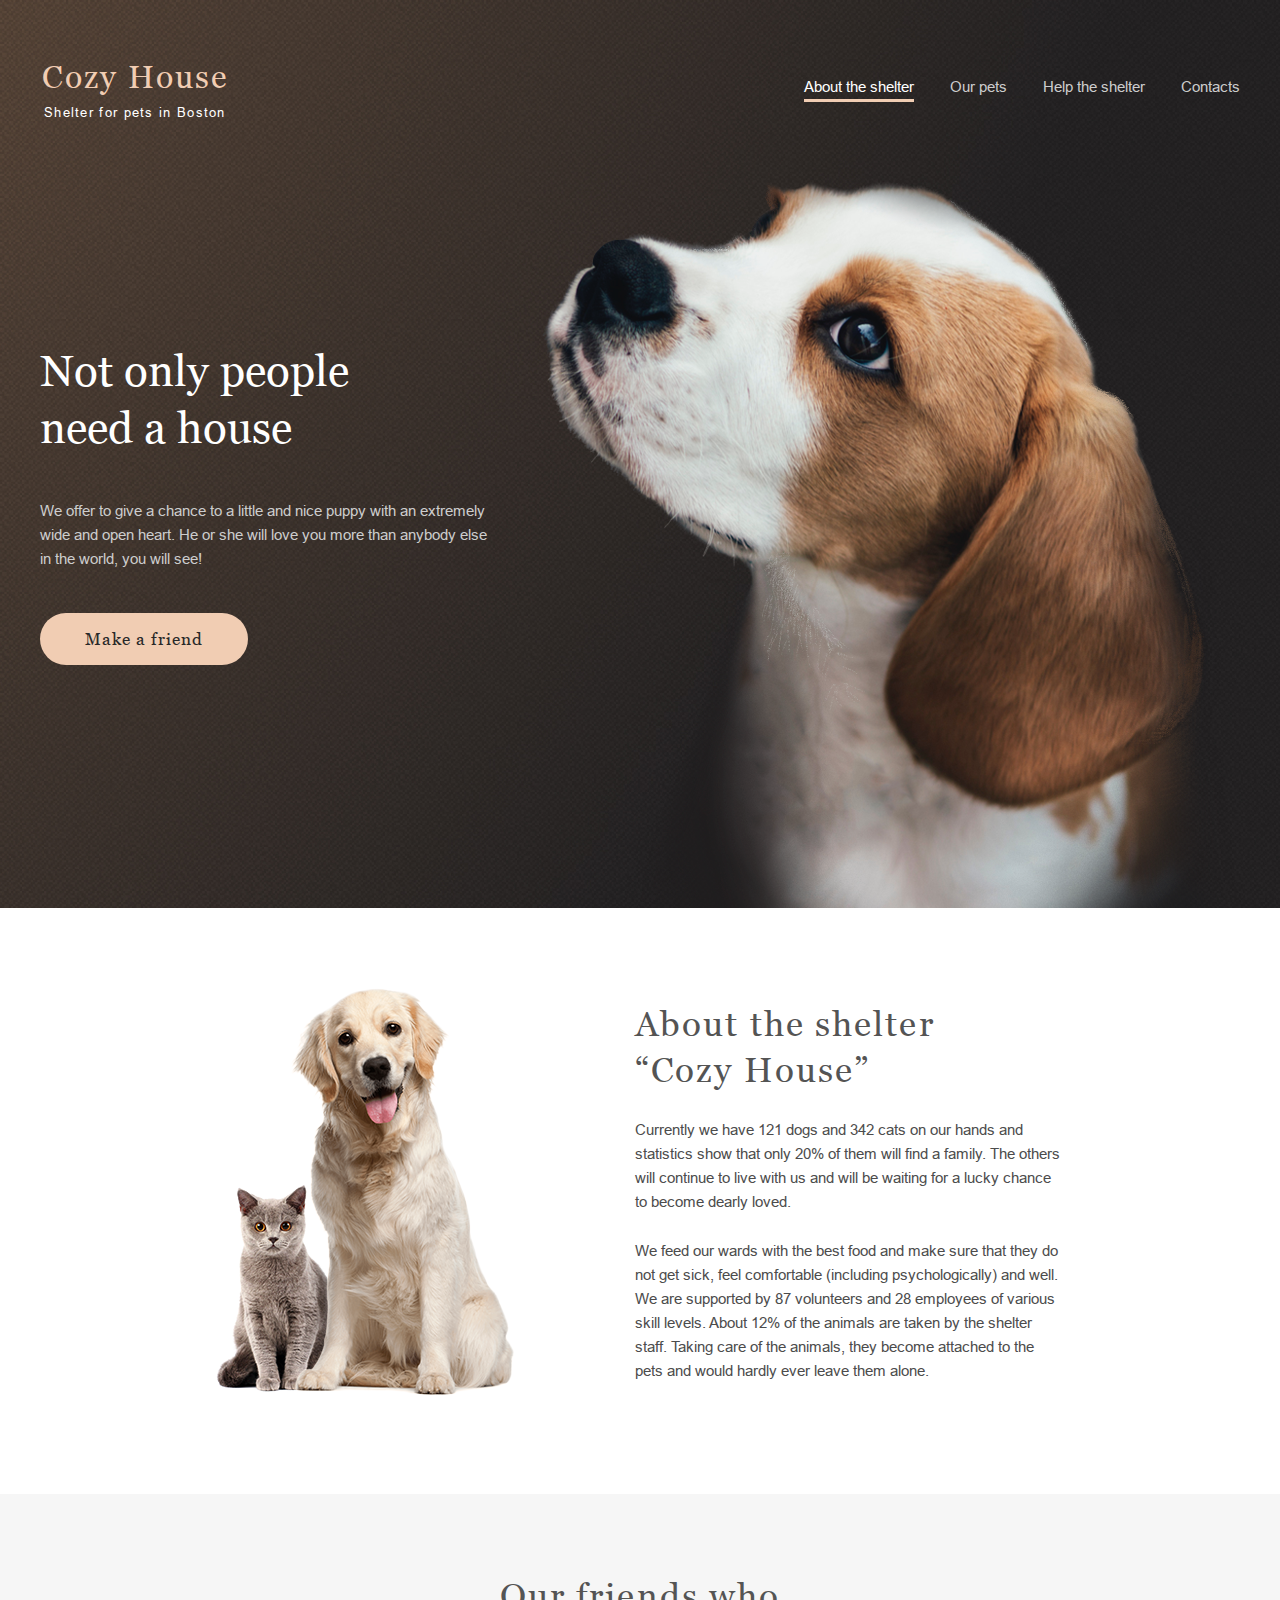
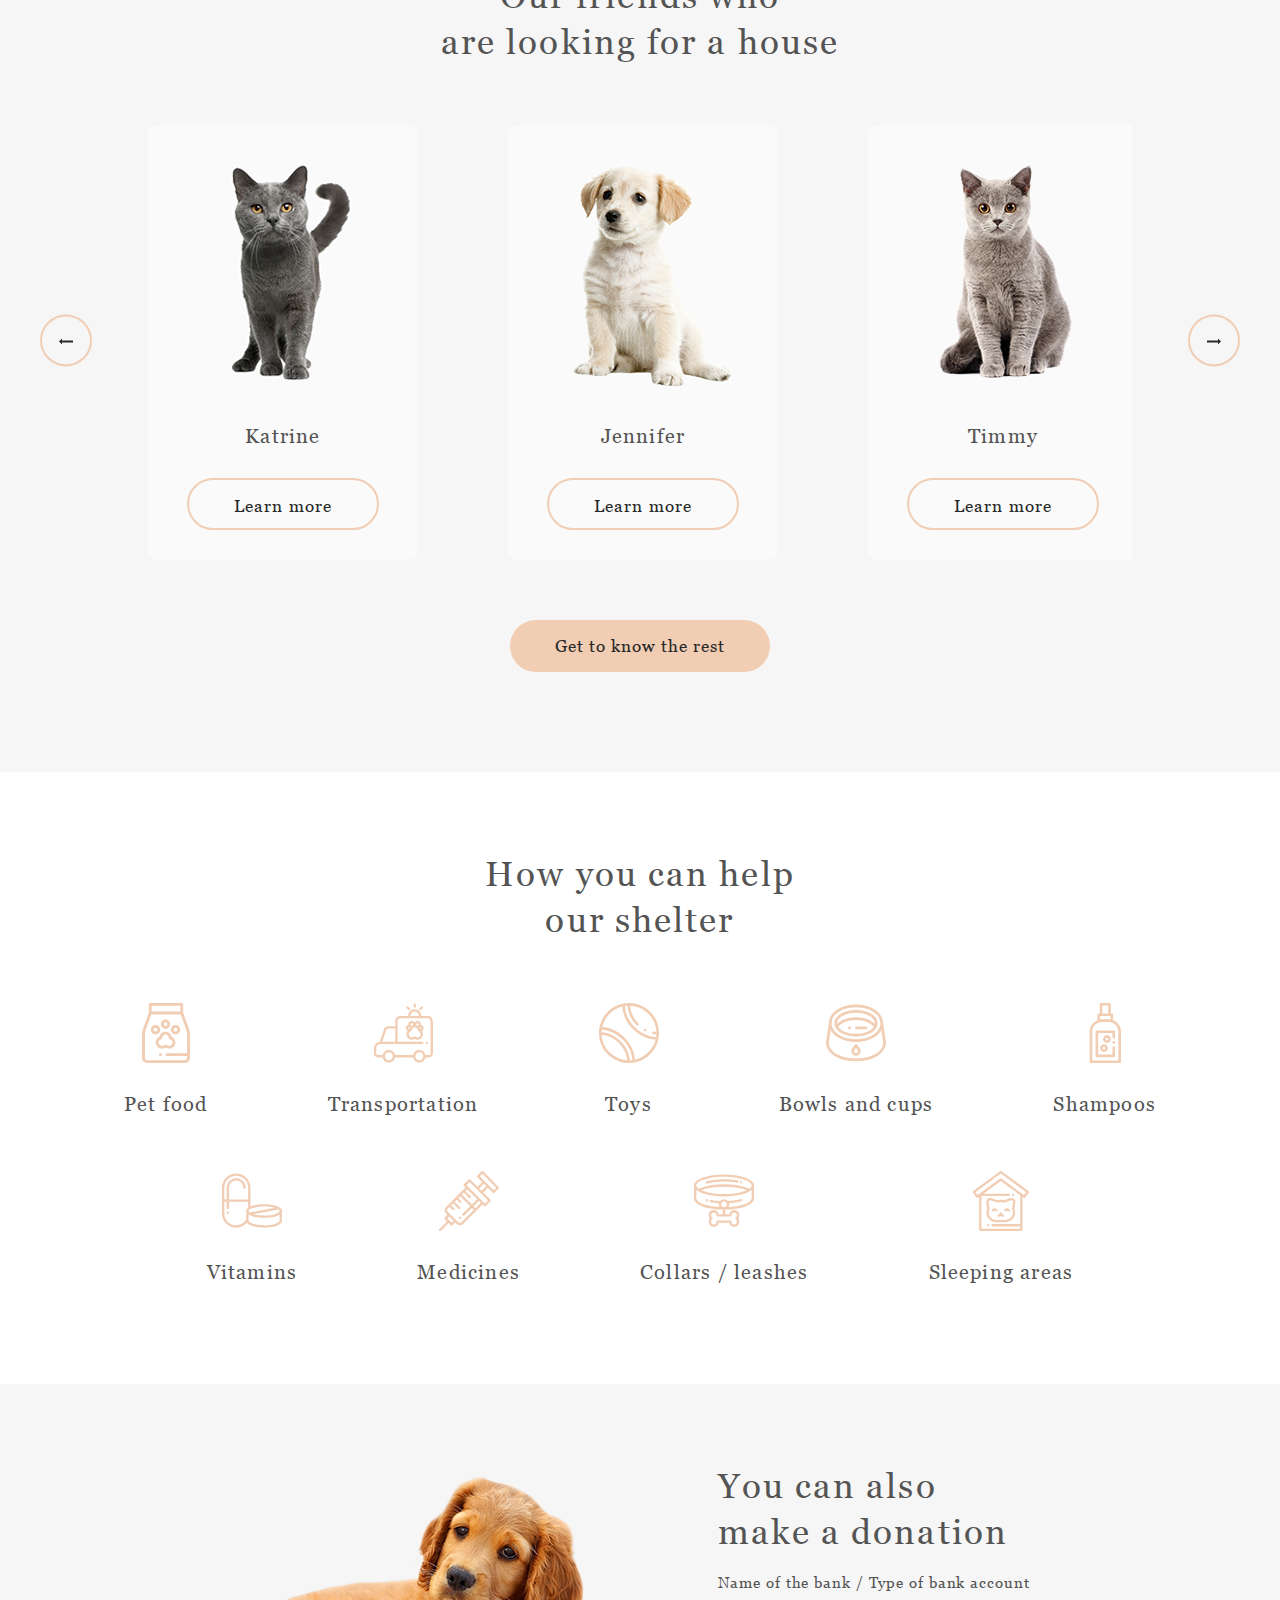
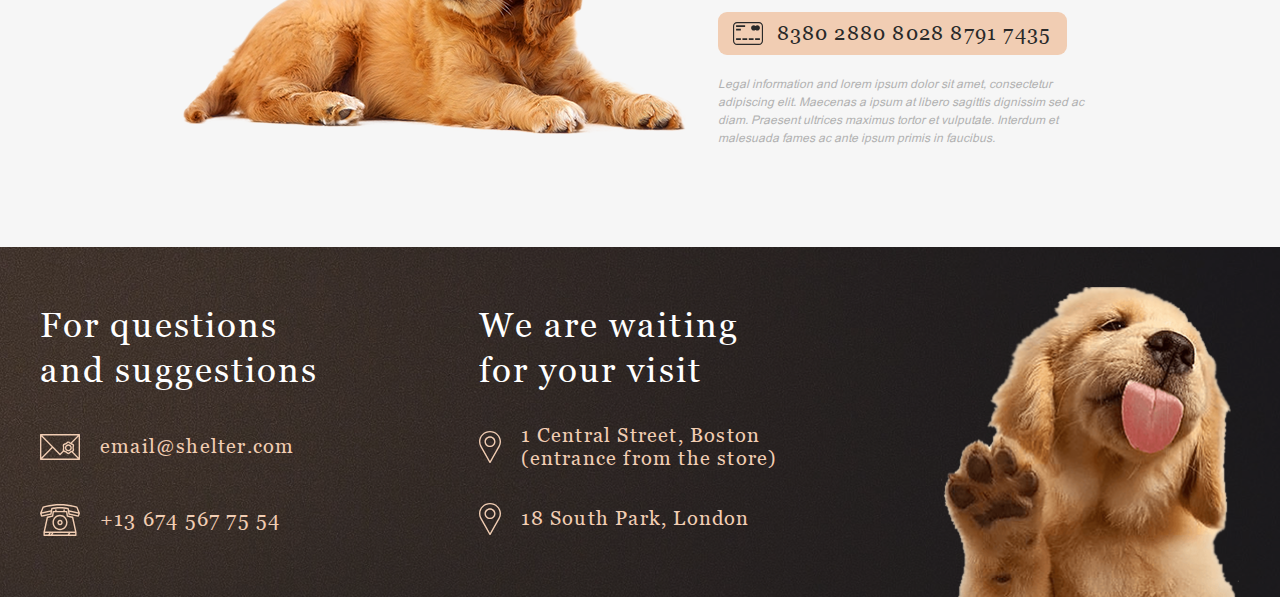
<file: shelter/pages/main/index.html>
<!DOCTYPE html>
<html lang="en">
  <head>
    <meta charset="UTF-8" />
    <meta http-equiv="X-UA-Compatible" content="IE=edge" />
    <meta name="viewport" content="width=device-width, initial-scale=1.0" />
    <title>Shelter</title>
    <link rel="stylesheet" href="style.css" />
  </head>
  <body>
    <div class="mask__layout"></div>
    <header class="header">
      <div class="container header__container">
        <div class="content header__content">
          <div class="logo">
            <a href="#!" class="link logo-link">
              <h1 class="title logo__title">cozy house</h1>
              <p class="logo__subtitle">Shelter for pets in Boston</p>
            </a>
          </div>
          <nav class="header__nav">
            <ul class="nav__list">
              <li class="nav__item">
                <a href="#!" class="link nav-link active">About the shelter</a>
              </li>
              <li class="nav__item">
                <a href="../pets/index.html" class="link nav-link">Our pets</a>
              </li>
              <li class="nav__item">
                <a href="#help" class="link nav-link">Help the shelter</a>
              </li>
              <li class="nav__item">
                <a href="#contacts" class="link nav-link">Contacts</a>
              </li>
            </ul>
          </nav>

          <nav class="header__nav-mobile nav-mobile">
            <div class="logo-alternative">
              <a href="#!" class="link logo-link">
                <h1 class="title logo__title-alternative">cozy house</h1>
                <p class="logo__subtitle">Shelter for pets in Boston</p>
              </a>
            </div>
            <ul class="nav__list-mobile">
              <li class="nav__item-mobile">
                <a href="#!" class="link nav-link-mobile active"
                  >About the shelter</a
                >
              </li>
              <li class="nav__item-mobile">
                <a href="../pets/index.html" class="link nav-link-mobile"
                  >Our pets</a
                >
              </li>
              <li class="nav__item-mobile">
                <a href="../main/index.html#help" class="link nav-link-mobile"
                  >Help the shelter</a
                >
              </li>
              <li class="nav__item-mobile">
                <a href="#contacts" class="link nav-link-mobile">Contacts</a>
              </li>
            </ul>
          </nav>

          <div class="nav__icon">
            <span></span>
          </div>
                  </div>
      </div>
    </header>
    <main class="main">
      <div class="container main__container">
        <section class="start">
          <div class="container start__container">
            <div class="content start__content">
              <div class="start__info">
                <h2 class="start__title">Not only people need a house</h2>
                <p class="start__description">
                  We offer to give a chance to a little and nice puppy with an
                  extremely wide and open heart. He or she will love you more
                  than anybody else in the world, you will see!
                </p>
                <a href="#friends" class="anchor start__btn">Make a friend</a>
              </div>
              <div class="start__image">
                <img
                  src="../../assets/images/start-screen-puppy.png"
                  alt="puppy"
                  class="start__img"
                />
              </div>
            </div>
          </div>
        </section>
        <section class="about">
          <div class="container about__container">
            <div class="content about__content">
              <div class="about__image">
                <img
                  src="../../assets/images/about-pets.png"
                  alt="shelter-pets"
                  class="about__image-picture"
                />
              </div>
              <div class="about__info">
                <h3 class="title about__title">
                  About the shelter <br />“Cozy House”
                </h3>
                <p class="about__text">
                  Currently we have 121 dogs and 342 cats on our hands and
                  statistics show that only 20% of them will find a family. The
                  others will continue to live with us and will be waiting for a
                  lucky chance to become dearly loved.
                </p>
                <p class="about__text">
                  We feed our wards with the best food and make sure that they
                  do not get sick, feel comfortable (including psychologically)
                  and well. We are supported by 87 volunteers and 28 employees
                  of various skill levels. About 12% of the animals are taken by
                  the shelter staff. Taking care of the animals, they become
                  attached to the pets and would hardly ever leave them alone.
                </p>
              </div>
            </div>
          </div>
        </section>
        <section class="our-pets" id="friends">
          <div class="container pets__container">
            <div class="content our-pets__content">
              <div class="pets__inner-wrapper">
                <h3 class="title pets__title">
                  Our friends who<br />
                  are looking for a house
                </h3>
                <div class="slider__container">
                  <div class="pets__slider-wrapper">
                </div>
                <div class="slider-btns__wrapper">
                  <button class="button pets-back">
                    <img
                      src="../../assets/images/svg/back.svg"
                      alt="slide-back"
                    />
                  </button>
                  <button class="button pets-forward">
                    <img
                      src="../../assets/images/svg/forward.svg"
                      alt="slide-forward"
                    />
                  </button>
                </div>
                <a href="../pets/index.html" class="anchor pets__btn"
                  >Get to know the rest</a
                >
              </div>
            </div>
          </div>
          </div>
        </section>
        <section class="help" id="help">
          <div class="container help__container">
            <div class="content heplp__content">
              <h3 class="title help__title">How you can help our shelter</h3>
              <ul class="help__list">
                <li class="help__item">
                  <h4 class="help-item__title">Pet food</h4>
                </li>
                <li class="help__item">
                  <h4 class="help-item__title">Transportation</h4>
                </li>
                <li class="help__item">
                  <h4 class="help-item__title">Toys</h4>
                </li>
                <li class="help__item">
                  <h4 class="help-item__title">Bowls and cups</h4>
                </li>
                <li class="help__item">
                  <h4 class="help-item__title">Shampoos</h4>
                </li>
                <li class="help__item">
                  <h4 class="help-item__title">Vitamins</h4>
                </li>
                <li class="help__item">
                  <h4 class="help-item__title">Medicines</h4>
                </li>
                <li class="help__item">
                  <h4 class="help-item__title">Collars / leashes</h4>
                </li>
                <li class="help__item">
                  <h4 class="help-item__title">Sleeping areas</h4>
                </li>
              </ul>
            </div>
          </div>
        </section>
        <section class="donation">
          <div class="container donation__container">
            <div class="content donation__content">
              <div class="donation__image">
                <img
                  src="../../assets/images/donation-dog.png"
                  alt="donation-dog"
                  class="donation-img"
                />
              </div>
              <div class="donation__info">
                <h3 class="title donation__title">
                  You can also <br />make a donation
                </h3>
                <p class="donation__subtitle">
                  Name of the bank / Type of bank account
                </p>
                <a href="#!" class="anchor donation__btn">
                  <img
                    src="../../assets/images/svg/credit-card.svg"
                    alt="credit-card"
                    class="donation__card-img"
                  />
                  <span class="donation__card-number"
                    >8380 2880 8028 8791 7435</span
                  >
                </a>
                <p class="donation__legal">
                  Legal information and lorem ipsum dolor sit amet, consectetur
                  adipiscing elit. Maecenas a ipsum at libero sagittis dignissim
                  sed ac diam. Praesent ultrices maximus tortor et vulputate.
                  Interdum et malesuada fames ac ante ipsum primis in faucibus.
                </p>
              </div>
            </div>
          </div>
        </section>
      </div>
    </main>
    <footer class="footer" id="contacts">
      <div class="container footer-container">
        <div class="content footer__content">
          <div class="footer__contacts">
            <h3 class="title footer-title contacts">
              For questions and suggestions
            </h3>
            <div class="contacts__content email">
              <a href="mailto:email@shelter.com" class="link contacts-link">
                <img
                  src="../../assets/images/svg/mail.svg"
                  alt="mail"
                  class="content-img"
                />
                email@shelter.com</a
              >
            </div>
            <div class="contacts__content phone">
              <a href="tel:+136745677554" class="link contacts-link">
                <img
                  src="../../assets/images/svg/phone.svg"
                  alt="phone"
                  class="content-img"
                />
                +13 674 567 75 54</a
              >
            </div>
          </div>
          <div class="footer__locations">
            <h3 class="title footer-title locations">
              We are waiting for your visit
            </h3>
            <div class="locations__content boston">
              <a
                href="https://goo.gl/maps/EdS59AhAaxk9upuW6"
                class="link contacts-link"
                target="blank"
              >
                <img
                  src="../../assets/images/svg/pin.svg"
                  alt="location"
                  class="content-img"
                />
                1 Central Street, Boston (entrance from the store)</a
              >
            </div>

            <div class="locations__content london">
              <a
                href="https://goo.gl/maps/uY2ZagiaEDcVCbBs7"
                class="link contacts-link"
                target="blank"
              >
                <img
                  src="../../assets/images/svg/pin.svg"
                  alt="location"
                  class="content-img"
                />
                18 South Park, London</a
              >
            </div>
          </div>

          <img
            src="../../assets/images/footer-puppy.png"
            alt="puppy"
            class="footer-img"
          />
        </div>
      </div>
    </footer>

    <script type="module" src="../main/script.js"></script>
  </body>
</html>
</file>
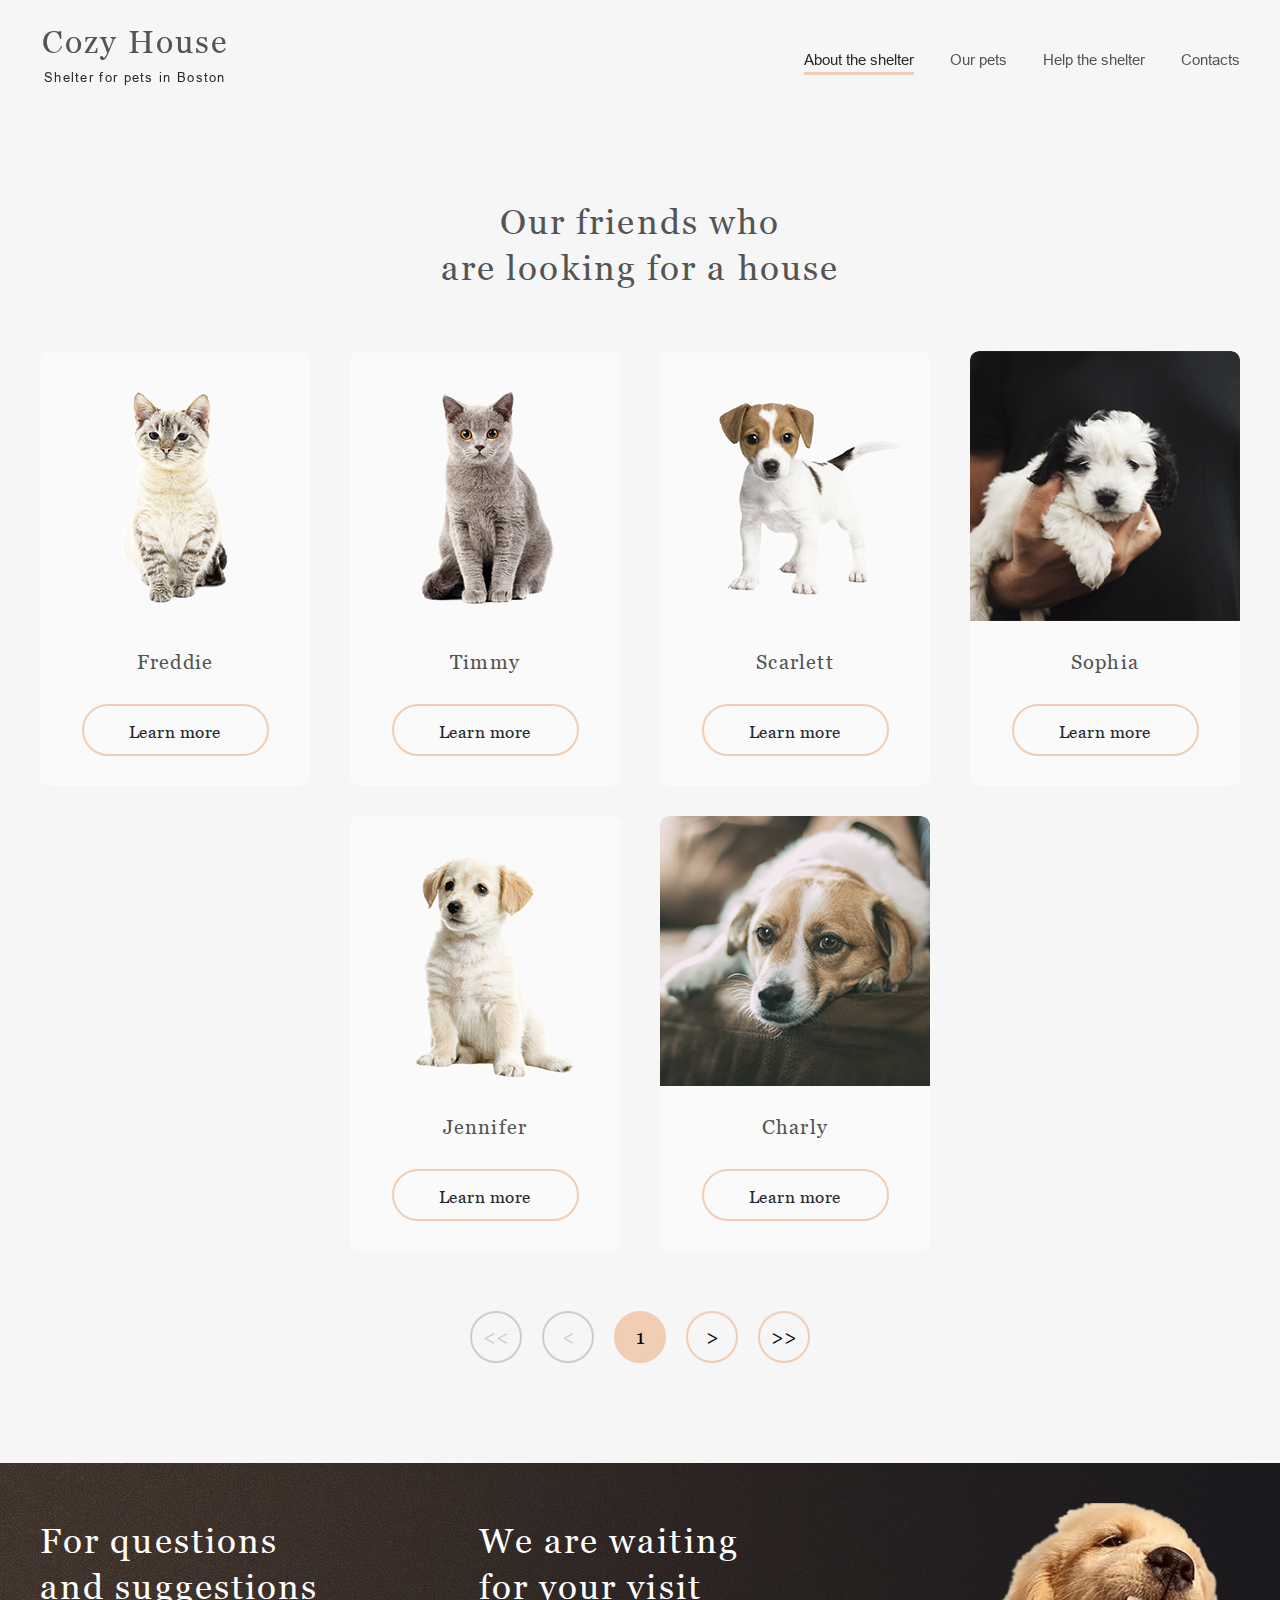
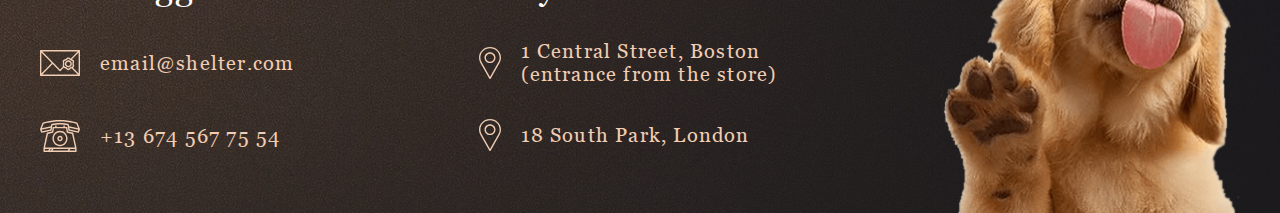
<file: shelter/pages/pets/index.html>
<!DOCTYPE html>
<html lang="en">
  <head>
    <meta charset="UTF-8" />
    <meta http-equiv="X-UA-Compatible" content="IE=edge" />
    <meta name="viewport" content="width=device-width, initial-scale=1.0" />
    <title>Shelter</title>
    <link rel="stylesheet" href="style.css" />
  </head>
  <body>
    <div class="mask__layout"></div>
    <div class="wrapper">
      <header class="header">
        <div class="container header__container">
          <div class="content header__content">
            <div class="logo">
              <a href="../main/index.html" class="link logo-link">
                <h1 class="title logo__title">cozy house</h1>
                <p class="logo__subtitle">Shelter for pets in Boston</p>
              </a>
            </div>
            <nav class="header__nav">
              <ul class="nav__list">
                <li class="nav__item">
                  <a href="#" class="link nav-link active">About the shelter</a>
                </li>
                <li class="nav__item">
                  <a href="../pets/index.html" class="link nav-link"
                    >Our pets</a
                  >
                </li>
                <li class="nav__item">
                  <a href="#help" class="link nav-link">Help the shelter</a>
                </li>
                <li class="nav__item">
                  <a href="#contacts" class="link nav-link">Contacts</a>
                </li>
              </ul>
            </nav>

            <nav class="header__nav-mobile nav-mobile">
              <div class="logo-alternative">
                <a href="#!" class="link logo-link">
                  <h1 class="title logo__title-alternative">cozy house</h1>
                  <p class="logo__subtitle">Shelter for pets in Boston</p>
                </a>
              </div>
              <ul class="nav__list-mobile">
                <li class="nav__item-mobile">
                  <a href="../main/index.html" class="link nav-link-mobile"
                    >About the shelter</a
                  >
                </li>
                <li class="nav__item-mobile">
                  <a href="#" class="link nav-link-mobile active">Our pets</a>
                </li>
                <li class="nav__item-mobile">
                  <a href="../main/index.html#help" class="link nav-link-mobile"
                    >Help the shelter</a
                  >
                </li>
                <li class="nav__item-mobile">
                  <a href="#contacts" class="link nav-link-mobile">Contacts</a>
                </li>
              </ul>
            </nav>

            <div class="nav__icon">
              <span></span>
            </div>
          </div>
        </div>
      </header>
      <main class="main">
        <div class="container main__container">
          <section class="our-friends">
            <div class="container friends__container">
              <div class="content friends__content">
                <h3 class="title friends__title">
                  Our friends who<br />
                  are looking for a house
                </h3>
                <div class="friends-cards__wrapper">
                  <!-- <div class="friends-card">
                    <div class="card__img-wrapper">
                      <img
                        src="../../assets/images/pets-katrine.jpg"
                        alt="Katrine"
                        class="pets__img"
                      />
                    </div>
                    <h4 class="card__name">Katrine</h4>
                    <a href="" class="anchor card__btn">Learn more</a>
                  </div>
                  <div class="friends-card">
                    <div class="card__img-wrapper">
                      <img
                        src="../../assets/images/pets-jennifer.jpg"
                        alt="Jennifer"
                        class="pets__img"
                      />
                    </div>
                    <h4 class="card__name">Jennifer</h4>
                    <a href="" class="anchor card__btn">Learn more</a>
                  </div>
                  <div class="friends-card">
                    <div class="card__img-wrapper">
                      <img
                        src="../../assets/images/pets-woody.jpg"
                        alt="Woody"
                        class="pets__img"
                      />
                    </div>
                    <h4 class="card__name">Woody</h4>
                    <a href="" class="anchor card__btn">Learn more</a>
                  </div>
                  <div class="friends-card">
                    <div class="card__img-wrapper">
                      <img
                        src="../../assets/images/pets-sophia.jpg"
                        alt="Sophia"
                        class="pets__img"
                      />
                    </div>
                    <h4 class="card__name">Sophia</h4>
                    <a href="" class="anchor card__btn">Learn more</a>
                  </div>
                  <div class="friends-card">
                    <div class="card__img-wrapper">
                      <img
                        src="../../assets/images/pets-timmy.jpg"
                        alt="Timmy"
                        class="pets__img"
                      />
                    </div>
                    <h4 class="card__name">Timmy</h4>
                    <a href="" class="anchor card__btn">Learn more</a>
                  </div>
                  <div class="friends-card">
                    <div class="card__img-wrapper">
                      <img
                        src="../../assets/images/pets-charly.jpg"
                        alt="Charly"
                        class="pets__img"
                      />
                    </div>
                    <h4 class="card__name">Charly</h4>
                    <a href="" class="anchor card__btn">Learn more</a>
                  </div>
                  <div class="friends-card">
                    <div class="card__img-wrapper">
                      <img
                        src="../../assets/images/pets-scarlet.jpg"
                        alt="Scarlett"
                        class="pets__img"
                      />
                    </div>
                    <h4 class="card__name">Scarlett</h4>
                    <a href="" class="anchor card__btn">Learn more</a>
                  </div>
                  <div class="friends-card">
                    <div class="card__img-wrapper">
                      <img
                        src="../../assets/images/pets-freddie.jpg"
                        alt="Freddie"
                        class="pets__img"
                      />
                    </div>
                    <h4 class="card__name">Freddie</h4>
                    <a href="" class="anchor card__btn">Learn more</a>
                  </div> -->
                </div>
                <div class="friends__navigation">
                  <button
                    class="button pagination__btn double-back__btn inactive"
                  > &lt;&lt;  </button>
                  <button
                    class="button pagination__btn back__btn inactive"
                  > &lt; </button>
                  <button class="button pagination__btn current__btn">1</button>
                  <button class="button pagination__btn forward__btn"> &gt; </button>
                  <button
                    class="button pagination__btn double-forward__btn"
                  > &gt;&gt; </button>
                </div>
              </div>
            </div>
          </section>
        </div>
      </main>
      <footer class="footer" id="contacts">
        <div class="container footer-container">
          <div class="content footer__content">
            <div class="footer__contacts">
              <h3 class="title footer-title contacts">
                For questions and suggestions
              </h3>
              <div class="contacts__content email">
                <a href="mailto:email@shelter.com" class="link contacts-link">
                  <img
                    src="../../assets/images/svg/mail.svg"
                    alt="mail"
                    class="content-img"
                  />
                  email@shelter.com</a
                >
              </div>
              <div class="contacts__content phone">
                <a href="tel:+136745677554" class="link contacts-link">
                  <img
                    src="../../assets/images/svg/phone.svg"
                    alt="phone"
                    class="content-img"
                  />
                  +13 674 567 75 54</a
                >
              </div>
            </div>
            <div class="footer__locations">
              <h3 class="title footer-title locations">
                We are waiting for your visit
              </h3>
              <div class="locations__content boston">
                <a
                  href="https://goo.gl/maps/EdS59AhAaxk9upuW6"
                  class="link contacts-link"
                  target="blank"
                >
                  <img
                    src="../../assets/images/svg/pin.svg"
                    alt="location"
                    class="content-img"
                  />
                  1 Central Street, Boston (entrance from the store)</a
                >
              </div>

              <div class="locations__content london">
                <a
                  href="https://goo.gl/maps/uY2ZagiaEDcVCbBs7"
                  class="link contacts-link"
                  target="blank"
                >
                  <img
                    src="../../assets/images/svg/pin.svg"
                    alt="location"
                    class="content-img"
                  />
                  18 South Park, London</a
                >
              </div>
            </div>

            <img
              src="../../assets/images/footer-puppy.png"
              alt="puppy"
              class="footer-img"
            />
          </div>
        </div>
      </footer>
    </div>

    <script type="module" src="../pets/script.js"></script>
  </body>
</html>
</file>
<file: shelter/pages/main/style.css>
/*Fonts*/
@font-face {
  font-family: 'Georgia';
  src: url('../../assets/fonts/Georgia.ttf');
}
@font-face {
  font-family: 'Arial';
  src: url('../../assets/fonts/ArialMT.ttf');
}

/*Variables*/
:root {
  --color-primary: #f1cdb3;
  --color-primary-light: #fddcc4;
  --text-grey: #cdcdcd;
  --text-dark: #292929;
  --text-medium-dark: #545454;
  --bg-color: #f6f6f6;
}

/*Common styles*/
* {
  list-style: none;
  margin: 0;
  padding: 0;
  box-sizing: border-box;
}
html {
  scroll-behavior: smooth;
}
body {
  min-height: 100vh;
  margin: 0;
  padding: 0;
  font-family: 'Georgia', serif;
  font-size: 15px;
}
body.locked {
  overflow: hidden;
}

.container {
  max-width: 1280px;
  margin: 0 auto;
  padding: 0;
  color: var(--text-medium-dark);
}
.content {
  margin: 0 auto;
  padding: 0 40px;
  display: flex;
}
.link {
  text-decoration: none;
  color: var(--text-grey);
  transition: linear 0.3s;
  cursor: pointer;
  transition: 0.3s ease;
}

.anchor {
  display: inline-block;
  justify-content: center;
  align-items: center;
  height: 52px;
  font-family: 'Georgia', serif;
  font-weight: normal;
  font-size: 17px;
  line-height: 22.1px;
  color: var(--text-dark);
  text-decoration: none;
  border-radius: 100px;
  padding: 15px 45px;
  cursor: pointer;
  transition: 0.3s ease;
}
.title {
  font-family: 'Georgia', serif;
  font-weight: normal;
  font-size: 35px;
  line-height: 45.5px;
  color: var(--text-medium-dark);
  margin: 0 auto;
  max-width: 400px;
  text-align: center;
  letter-spacing: 0.06em;
}

@media (max-width: 1279px) {
  .content {
    padding: 0 30px;
  }
}
@media (max-width: 767px) {
  .content {
    padding: 0 10px;
  }
  .title {
    font-size: 25px;
    line-height: 130%;
  }
}
/*Header style*/
.header {
  background: url('../../assets/images/start-screen-gradient-background.jpg');
  background-size: cover;
  background-repeat: no-repeat;
  background-position: center 0;
  height: 120px;
}
.header__container {
  height: 120px;
}

.header__content {
  display: flex;
  flex-direction: row;
  justify-content: space-between;
  align-items: center;
  padding-top: 60px;
}
.logo__title {
  font-family: 'Georgia', serif;
  font-style: normal;
  font-weight: 400;
  font-size: 32px;
  line-height: 110%;
  color: var(--color-primary);
  text-transform: capitalize;
}
.logo__subtitle {
  font-family: 'Arial', sans-serif;
  font-size: 13px;
  font-weight: 400;
  color: #ffffff;
  line-height: 15px;
  padding: 10px 4px;
  letter-spacing: 0.1em;
}
.header__nav {
  margin-bottom: 16px;
}
.nav__list {
  display: flex;
  justify-content: flex-end;
  gap: 36px;
}
.nav__item {
  font-family: 'Arial', sans-serif;
  font-size: 15px;
  font-weight: normal;
  line-height: 24px;
  color: var(--text-medium-dark);
}
.nav-link.active {
  border-bottom: 3px solid var(--color-primary);
  color: #ffffff;
  padding-bottom: 4px;
}
.nav-link:hover {
  color: var(--text-dark);
}
.nav__icon {
  display: none;
}
.nav-mobile {
  display: none;
}
.mask__layout {
  position: fixed;
  top: 0;
  left: 0;
  background-color: #292929;
  opacity: 0;
  z-index: 2;
  visibility: hidden;
  z-index: 2;
  width: 100vw;
  height: 100vh;
  background-color: rgba(41, 41, 41, 0.6);
}
.mask__layout.active {
  opacity: 0.6;
  visibility: visible;
}
@media (max-width: 1279px) {
  .header {
    background: url('../../assets/images/start-screen-gradient-background-768.jpg');
    background-repeat: no-repeat;
    background-size: cover;
    height: 90px;
  }
  .header__content {
    padding-top: 30px;
  }
}
@media (max-width: 767px) {
  .header {
    background: url('../../assets/images/start-screen-gradient-background-320.jpg');
    background-repeat: no-repeat;
    background-size: cover;
    height: 90px;
  }
  .header__nav {
    display: none;
  }
  .nav__icon {
    display: block;
    position: relative;
    width: 30px;
    height: 22px;
    cursor: pointer;
    margin-right: 43px;
    z-index: 4;
    transition: 0.3s ease;
    margin-bottom: 10px;
  }
  .nav__icon.active {
    transform: rotate(90deg);
  }
  .nav__icon span,
  .nav__icon::before,
  .nav__icon::after {
    position: absolute;
    left: 0;
    height: 2px;
    width: 100%;
    background-color: var(--color-primary);
  }
  .nav__icon::before,
  .nav__icon::after {
    content: '';
  }
  .nav__icon::before {
    top: 0;
  }
  .nav__icon::after {
    bottom: 0;
  }
  .nav__icon span {
    top: 10px;
  }

  .header__nav-mobile {
    transform: translateX(110%);
    opacity: 0;
  }
  .header__nav-mobile.active {
    transform: translateX(0%);
    opacity: 1;
  }
  .nav-mobile {
    display: block;
    position: fixed;
    width: 320px;
    height: 100vh;
    top: 0;
    right: 0;
    z-index: 3;
    background-color: var(--text-dark);
    transition: 0.3s ease;
  }
  .logo-alternative {
    margin-top: 30px;
    margin-left: 10px;
  }
  .logo__title-alternative {
    font-family: 'Georgia', serif;
    font-style: normal;
    font-weight: 400;
    font-size: 32px;
    line-height: 110%;
    color: var(--color-primary);
    text-transform: capitalize;
    text-align: left;
  }
  .logo__subtitle {
    padding-left: 4px;
    text-align: left;
  }
  .nav__list-mobile {
    position: relative;
    top: 310px;
    transform: translate(0, -50%);
    display: flex;
    flex-direction: column;
    justify-content: center;
    align-items: center;
    gap: 40px;
  }
  .nav-link-mobile {
    font-family: Arial, sans-serif;
    font-size: 32px;
    line-height: 160%;
    color: var(--text-grey);
  }
  .nav-link-mobile.active {
    padding-bottom: 5px;
    color: #ffffff;
    border-bottom: 3px solid var(--color-primary);
  }
  .nav-link-mobile:hover {
    color: #ffffff;
  }
}

/*Start styles*/
.main__container {
  max-width: 100%;
  background-color: #ffffff;
}
.start {
  max-width: 100%;
  min-height: 728px;
  background: url('../../assets/images/start-screen-gradient-background.jpg');
  background-position: center -120px;
  background-repeat: no-repeat;
  background-size: cover;
}

.start__content {
  max-width: 1280px;
  padding-top: 60px;
  display: flex;
  flex-direction: row;
}
.start__info {
  padding-top: 163px;
  padding-right: 42px;
}
.start__title {
  max-width: 310px;
  padding-bottom: 42px;
  font-family: 'Georgia', serif;
  font-weight: normal;
  font-size: 44px;
  line-height: 57.2px;
  color: #ffffff;
  letter-spacing: normal;
}
.start__description {
  max-width: 460px;
  font-family: 'Arial', sans-serif;
  line-height: 24px;
  color: var(--text-grey);
}
.start__image {
  width: 698px;
  height: 728px;
  overflow: hidden;
  display: flex;
  justify-content: center;
  align-items: center;
}
.start__img {
  display: block;
  width: auto;
  max-width: 100%;
  object-fit: cover;
}

.start__btn {
  margin-top: 42px;
  letter-spacing: 0.06em;
  background-color: var(--color-primary);
}
.start__btn:hover {
  background-color: var(--color-primary-light);
}

@media (max-width: 1279px) {
  .start {
    background: url('../../assets/images/start-screen-gradient-background-768.jpg');
    background-position: center -90px;
    background-repeat: no-repeat;
    background-size: cover;
  }
  .start__container {
    justify-content: center;
  }
  .start__content {
    flex-direction: column;
    align-items: center;
  }
  .start__info {
    max-width: 460px;
    padding-top: 0;
    padding-right: 0px;
    display: flex;
    flex-direction: column;
    align-items: flex-start;
  }
  .start__title {
    font-weight: 400;
    font-size: 44px;
    line-height: 130%;
  }
  .start__description {
    font-size: 15px;
    line-height: 160%;
  }
  .start__btn {
    align-self: center;
  }
  .start__image {
    margin-top: 100px;
    margin-left: 130px;
    width: 569px;
    height: 593px;
  }
}
@media (max-width: 767px) {
  .start {
    background: url('../../assets/images/start-screen-gradient-background-320.jpg');
    background-position: center -90px;
    background-repeat: no-repeat;
    background-size: cover;
  }
  .start__container {
    justify-content: center;
  }
  .start__content {
    flex-direction: column;
    align-items: center;
  }
  .start__info {
    max-width: 300px;
    padding: 0;
    display: flex;
    flex-direction: column;
    align-items: center;
  }
  .start__title {
    padding: 0 50px;
    text-align: center;
    font-size: 25px;
    line-height: 130%;
    letter-spacing: 0.06em;
  }
  .start__description {
    text-align: center;
    padding-top: 42px;
  }
  .start__image {
    margin-left: 40px;
    width: 260px;
    height: 272px;
  }
}

/*About styles*/
.about__content {
  padding-top: 80px;
  margin-bottom: 86px;
  gap: 60px;
  background-color: #fff;
  display: flex;
  justify-content: center;
}

.about__image {
  width: 300px;
  height: 408px;
  display: flex;
  justify-content: center;
  align-items: center;
  overflow: hidden;
}
.about__image-picture {
  display: block;
  width: auto;
  max-width: 100%;
  object-fit: cover;
}
.about__info {
  max-width: 430px;
  margin-top: 14px;
  margin-left: 60px;
}
.about__title {
  text-align: left;
  padding-bottom: 25px;
  margin: 0;
}
.about__text {
  padding-bottom: 25px;
  font-family: 'Arial', sans-serif;
  font-weight: normal;
  line-height: 24px;
  color: #4c4c4c;
}
@media (max-width: 1279px) {
  .about__content {
    flex-direction: column-reverse;
    align-items: center;
    margin-bottom: 97px;
  }
  .about__info {
    margin: 0;
  }
  .about__text {
    padding-bottom: 23px;
  }
}
@media (max-width: 767px) {
  .about__content {
    flex-direction: column-reverse;
    align-items: center;
    margin-bottom: 84px;
    padding-top: 45px;
    gap: 40px;
  }
  .about__info {
    margin: 0;
    max-width: 300px;
  }
  .about__title {
    padding: 0 40px;
    text-align: center;
    letter-spacing: 0.06em;
  }
  .about__text {
    padding: 0 15px;
    margin-top: 24px;
    text-align: justify;
  }
  .about__image {
    width: 260px;
    height: 353.6px;
  }
}
/*Our pets styles*/
.our-pets {
  background-color: var(--bg-color);
}
.our-pets__content {
  padding-top: 80px;
  padding-bottom: 100px;
  background-color: var(--bg-color);
}
.pets__inner-wrapper {
  width: 100%;
  position: relative;
  display: flex;
  flex-direction: column;
  align-items: center;
  justify-content: center;
  background-color: var(--bg-color);
}
.slider__container {
  padding-top: 60px;
  width: 100%;
  display: flex;
  flex-direction: column;
  justify-content: space-between;
  align-items: center;
  overflow: hidden;
}
.pets__slider-wrapper {
  display: flex;
  flex-direction: row;
  height: 435px;
  width: 82%;
  justify-content: space-between;
  align-items: center;
  position: relative;
  overflow: hidden;
  left: 0;
}
.pets__slider-area {
  display: flex;
  justify-content: center;
  column-gap: 90px;
  top: 0;
  left: 0;
  transition: 0.3s ease;
}
.pets__slider-area:nth-child(1) {
  left: -200%;
}
.pets__slider-area:nth-child(2) {
  left: -100%;
}
.pets__slider-area:nth-child(4) {
  left: 100%;
}
.pets__slider-area:nth-child(5) {
  left: 200%;
}
.pets__slider-card {
  width: 270px;
  height: 435px;
  display: flex;
  flex-direction: column;
  align-items: center;
  background-color: #fafafa;
  border-radius: 9px;
  transition: 0.3s ease;
  cursor: pointer;
}
.pets__slider-card:hover {
  background-color: #fff;
  box-shadow: 0px 2px 35px 14px rgba(13, 13, 13, 0.04);
}
.pets__slider-card:hover .card__btn {
  background-color: var(--color-primary-light);
  border: 2px solid transparent;
  cursor: pointer;
}
.pets__slider-card:hover .card__img-wrapper,
.pets__slider-card:hover .card__name {
  cursor: pointer;
}
.card__img-wrapper {
  width: 270px;
  height: 270px;
  border-radius: 9px 9px 0px 0px;
  display: flex;
  justify-content: center;
  align-items: center;
  overflow: hidden;
  transition: 0.3s ease;
}
.pets__img {
  display: block;
  width: 100%;
}
.card__name {
  padding: 30px 0;
  font-family: 'Georgia', serif;
  font-style: normal;
  font-weight: 400;
  font-size: 20px;
  line-height: 23px;
  letter-spacing: 0.06em;
}
.card__btn {
  /* width: 187px; */
  border: 2px solid var(--color-primary);
  letter-spacing: 0.06em;
}
.card__btn:hover {
  background-color: var(--color-primary-light);
  border: 2px solid transparent;
}
.pets__btn {
  /* width: 261px; */
  margin-top: 60px;
  background-color: var(--color-primary);
  letter-spacing: 0.06em;
}
.pets__btn:hover {
  background-color: var(--color-primary-light);
}
.slider-btns__wrapper {
  width: 100%;
  display: flex;
  justify-content: space-between;
  position: absolute;
  top: 51%;
  transform: translateY(-30%);
}
.button {
  width: 52px;
  min-width: 52px;
  height: 52px;
  border: 2px solid var(--color-primary);
  border-radius: 100px;
  background-color: transparent;
  cursor: pointer;
  transition: 0.3s ease;
}
.button:hover {
  background-color: var(--color-primary-light);
  border: 2px solid transparent;
}
@keyframes move-right {
  from {
    left: 0;
  }
  to {
    left: -990px;
  }
}
.transition-right {
  animation-name: move-right;
  animation-duration: 0.5s;
}
@keyframes move-left {
  from {
    left: 0;
  }
  to {
    left: 990px;
  }
}
.transition-left {
  animation-name: move-left;
  animation-duration: 0.5s;
}
@media (max-width: 1279px) {
  .pets__slider-wrapper {
    gap: 40px;
    max-width: 615px;
  }
  .pets__slider-card:nth-last-child() {
    display: none;
  }
  .pets__slider-area {
    column-gap: 40px;
  }
}
@media (max-width: 767px) {
  .pets__slider-wrapper {
    max-width: 270px;
    width: 100%;
  }
  .our-pets__content {
    padding-top: 0;
    padding-bottom: 84px;
  }
  .slider__container {
    flex-direction: column;
    flex-wrap: wrap;
    padding-top: 40px;
  }
  .pets__slider-card:nth-child(3) {
    display: none;
  }
  .pets__slider-card:nth-child(2) {
    display: none;
  }
  .pets__btn {
    margin-top: 28px;
  }
  .slider-btns__wrapper {
    position: static;
    margin-top: 35px;
    justify-content: center;
    gap: 80px;
  }
}
/*Help styles*/
.help__container {
  padding-top: 80px;
}
.heplp__content {
  display: flex;
  flex-direction: column;
  align-items: center;
}
.help__title {
  max-width: 310px;
}
.help__list {
  padding: 60px 80px 100px 80px;
  display: flex;
  flex-direction: row;
  justify-content: center;
  flex-wrap: wrap;
  gap: 55px 120px;
}
.help__item {
  min-height: 113px;
  min-width: 60px;
  height: fit-content;
  text-align: center;
  display: flex;
  align-items: flex-end;
  justify-content: center;
  background-position: center top;
  background-repeat: no-repeat;
  background-size: 60px 60px;
}
.help__item:nth-child(1) {
  background-image: url('../../assets/images/svg/food.svg');
}
.help__item:nth-child(2) {
  background-image: url('../../assets/images/svg/transportation.svg');
}
.help__item:nth-child(3) {
  background-image: url('../../assets/images/svg/toys.svg');
}
.help__item:nth-child(4) {
  background-image: url('../../assets/images/svg/bowls-and-cups.svg');
}
.help__item:nth-child(5) {
  background-image: url('../../assets/images/svg/shampoos.svg');
}
.help__item:nth-child(6) {
  background-image: url('../../assets/images/svg/vitamins.svg');
}
.help__item:nth-child(7) {
  background-image: url('../../assets/images/svg/medicines.svg');
}
.help__item:nth-child(8) {
  background-image: url('../../assets/images/svg/collars-or-leashes.svg');
}
.help__item:nth-child(9) {
  background-image: url('../../assets/images/svg/sleeping-area.svg');
}
.help-item__title {
  font-family: 'Georgia', serif;
  font-style: normal;
  font-weight: 400;
  font-size: 20px;
  line-height: 115%;
  text-align: center;
  color: var(--text-medium-dark);
  letter-spacing: 0.06em;
}
@media (max-width: 1279px) {
  .help__list {
    padding: 60px 39px 100px 39px;
    display: flex;
    flex-direction: row;
    justify-content: center;
    flex-wrap: wrap;
    gap: 55px 60px;
  }
  .help__item {
    width: 170px;
  }
}
@media (max-width: 767px) {
  .help__container {
    padding-top: 0;
  }
  .help__title {
    padding: 0 35px;
  }
  .help__list {
    gap: 30px;
    padding: 42px 5px;
    justify-content: flex-start;
  }
  .help__item {
    width: 130px;
    min-height: 87px;
    background-size: 50px 50px;
  }
  .help-item__title {
    font-weight: 400;
    font-size: 15px;
    line-height: 110%;
    padding-bottom: 2px;
  }
}

/*Donation styles*/
.donation {
  background-color: var(--bg-color);
}
.donation__content {
  display: flex;
  justify-content: center;
  padding-top: 80px;
  padding-bottom: 100px;
  gap: 30px;
}
.donation__image {
  display: flex;
  justify-content: center;
  align-items: center;
  overflow: hidden;
  width: 505px;
  height: 261px;
  margin-top: 11px;
  margin-bottom: 10px;
}
.donation-img {
  display: block;
  width: 100%;
}
.donation__title {
  text-align: left;
  margin-bottom: 20px;
}
.donation__info {
  max-width: 380px;
}
.donation__subtitle {
  font-family: 'Georgia';
  font-style: normal;
  font-weight: 400;
  font-size: 15px;
  line-height: 110%;
  letter-spacing: 0.06em;
}
.donation__btn {
  display: flex;
  justify-content: start;
  width: 349px;
  height: 43px;
  background-color: var(--color-primary);
  border-radius: 9px;
  padding: 10px 15px;
  margin: 20px 0;
  transition: 0.3s ease;
}
.donation__btn:hover {
  background-color: var(--color-primary-light);
}
.donation__card-number {
  margin-left: 14px;
  font-family: 'Georgia';
  font-style: normal;
  font-weight: 400;
  font-size: 20px;
  line-height: 115%;
  letter-spacing: 0.06em;
}
.donation__legal {
  font-family: 'Arial';
  font-style: italic;
  font-weight: 400;
  font-size: 12px;
  line-height: 18px;
  color: #b2b2b2;
}
@media (max-width: 1279px) {
  .donation__content {
    flex-direction: column-reverse;
    align-items: center;
    gap: 60px;
  }
  .donation__image {
    margin: 0;
  }
}
@media (max-width: 767px) {
  .donation__content {
    flex-direction: column-reverse;
    padding-top: 40px;
    padding-bottom: 40px;
    align-items: center;
    gap: 42px;
  }
  .donation__info {
    display: flex;
    flex-direction: column;
    align-items: center;
  }
  .donation__title {
    margin-bottom: 22px;
    padding: 0 40px;
    text-align: center;
  }
  .donation__subtitle {
    letter-spacing: normal;
  }
  .donation__btn {
    width: 281px;
    height: 43px;
    margin: 24px 0 20px 0;
  }
  .donation__card-number {
    font-size: 15px;
    line-height: 110%;
  }
  .donation__legal {
    padding: 0 10px;
    text-align: justify;
  }
  .donation__image {
    width: 260px;
    height: 135.2px;
    margin-bottom: 0px;
  }
}

/*Footer styles*/
.footer-container {
  max-width: 100%;
  background-image: url('../../assets/images/footer-background.png');
  background-repeat: no-repeat;
  background-size: cover;
}
.footer__content {
  max-width: 1280px;
  padding-top: 40px;
  display: flex;
  justify-content: space-between;
}
.footer__contacts {
  margin-top: 16px;
  max-width: 279px;
}
.footer-title {
  color: #fff;
  text-align: left;
  margin-bottom: 40px;
  letter-spacing: 0.06em;
}
.contacts__content {
  max-width: 251px;
  margin-bottom: 44px;
}
.contacts__content.phone {
  margin-bottom: 0;
}
.contacts-link {
  display: flex;
  align-items: center;
  font-family: 'Georgia';
  font-style: normal;
  font-weight: 400;
  font-size: 20px;
  line-height: 115%;
  color: var(--color-primary);
  letter-spacing: 0.06em;
}
.content-img {
  margin-right: 20px;
}
.footer__locations {
  max-width: 302px;
  margin-top: 16px;
}
.locations__content {
  margin-bottom: 33px;
}
.locations__content.london {
  margin-bottom: 0;
}
.footer-title.locations {
  margin-bottom: 30px;
}
.footer-img {
  display: block;
  width: 300px;
  height: 310px;
}
@media (max-width: 1279px) {
  .footer__content {
    padding-top: 30px;
    flex-wrap: wrap;
    justify-content: center;
    gap: 65px 60px;
  }
  .footer__contacts,
  .footer__locations {
    margin-top: 0;
  }
}
@media (max-width: 767px) {
  .footer__content {
    flex-direction: column;
    align-items: center;
    flex-wrap: wrap;
    padding-top: 33px;
    gap: 40px;
  }
  .footer__contacts {
    display: flex;
    flex-direction: column;
    align-items: center;
    margin-top: 0;
  }
  .footer-title {
    padding: 0 20px;
    text-align: center;
    margin-bottom: 44px;
  }
  .footer__locations {
    margin-top: 0;
  }
  .footer-title.locations {
    margin-bottom: 38px;
  }
  .locations__content {
    margin-bottom: 40px;
  }
  .footer-img {
    width: 260px;
    height: 269px;
  }
}

/*popup*/
.popup {
  display: flex;
  width: 900px;
  height: 500px;
  background-color: #fafafa;
  border-radius: 20px;
  position: fixed;
  top: 50%;
  left: 50%;
  z-index: 15;
  transform: translateX(-50%) translateY(-50%);
}
.popup__close-btn {
  position: absolute;
  right: -40px;
  top: -50px;
  width: 50px;
  height: 50px;
  border: 2px solid var(--color-primary);
  border-radius: 100px;
  background-color: transparent;
  transform: rotate(45deg);
  cursor: pointer;
  transition: 0.3s ease;
}
.popup__close-btn img {
  transform: rotate(45deg);
}
.popup__close-btn:hover {
  border: 2px solid transparent;
  background-color: var(--color-primary-light);
  transition: 0.3s ease;
}
.popup__img {
  width: 500px;
  height: 500px;
  border-radius: 9px 0px 0px 9px;
  display: flex;
  justify-content: center;
  align-items: center;
  overflow: hidden;
  transition: 0.3s ease;
}
.pet__picture {
  display: block;
  width: 100%;
  height: 100%;
}
.popup__info {
  width: 351px;
  margin-left: 29px;
  margin-top: 50px;
  margin-right: 20px;
  display: flex;
  flex-direction: column;
  row-gap: 40px;
  font-family: 'Georgia', serif;
}
.pet__name {
  font-size: 35px;
  line-height: 1.3;
  font-family: 'Georgia', serif;
  font-weight: 400;
  letter-spacing: 0.06em;
  color: var(--text-medium-dark);
  color: black;
  margin-bottom: 10px;
}
.pet__type,
.pet__breed {
  font-size: 20px;
  line-height: 23px;
}
.popup__about {
  font-size: 15px;
  line-height: 110%;
}
.popup__characteristics {
  display: flex;
  flex-direction: column;
  gap: 10px;
  margin: 0;
}
.characteristic {
  font-weight: bold;
  position: relative;
  margin-left: 20px;
}
.characteristic::before {
  color: var(--color-primary);
  content: '●';
  position: absolute;
  top: 0px;
  left: -20px;
}
.characteristic > .age,
.characteristic > .inoculations,
.characteristic > .diseases,
.characteristic > .parasites {
  font-weight: normal;
}
@media (max-width: 1279px) {
  .popup {
    width: 630px;
    height: auto;
    min-height: 350px;
  }
  .popup__img {
    width: 350px;
    height: 350px;
  }
  .popup__info {
    width: 249px;
    margin-top: 10px;
    margin-left: 11px;
    row-gap: 20px;
  }
  .popup__about {
    font-size: 13px;
  }
}
@media (max-width: 767px) {
  .popup {
    width: 240px;
  }
  .popup__img {
    display: none;
  }
  .popup__info {
    margin: 10px;
  }
  .popup__info-kind {
    text-align: center;
  }
}
</file>
<file: shelter/pages/pets/style.css>
/*Fonts*/
@font-face {
  font-family: 'Georgia';
  src: url('../../assets/fonts/Georgia.ttf');
}
@font-face {
  font-family: 'Arial';
  src: url('../../assets/fonts/ArialMT.ttf');
}

/*Variables*/
:root {
  --color-primary: #f1cdb3;
  --color-primary-light: #fddcc4;
  --text-grey: #cdcdcd;
  --text-dark: #292929;
  --text-medium-dark: #545454;
  --bg-color: #f6f6f6;
}
/*Common styles*/
* {
  list-style: none;
  margin: 0;
  padding: 0;
  box-sizing: border-box;
}
html {
  scroll-behavior: smooth;
  /* overflow-x: hidden; */
}
body {
  min-height: 100vh;
  margin: 0;
  padding: 0;
  font-family: 'Georgia', serif;
  font-size: 15px;
}
body.locked {
  overflow: hidden;
}
.wrapper {
  display: flex;
  flex-direction: column;
  min-height: 100%;
  overflow: hidden;
}
.container {
  max-width: 1280px;
  margin: 0 auto;
  padding: 0;
  color: var(--text-medium-dark);
}
.content {
  margin: 0 auto;
  padding: 0 40px;
  display: flex;
}
.link {
  text-decoration: none;
  color: var(--text-medium-dark);
  transition: 0.3s ease;
  cursor: pointer;
}
.title {
  font-family: 'Georgia', serif;
  font-weight: normal;
  font-size: 35px;
  line-height: 45.5px;
  color: var(--text-medium-dark);
  margin: 0 auto;
  max-width: 400px;
  text-align: center;
  letter-spacing: 0.06em;
}
.anchor {
  display: inline-block;
  justify-content: center;
  align-items: center;
  height: 52px;
  font-family: 'Georgia', serif;
  font-weight: normal;
  font-size: 17px;
  line-height: 22.1px;
  color: var(--text-dark);
  text-decoration: none;
  border-radius: 100px;
  padding: 15px 45px;
  cursor: pointer;
  transition: 0.3s ease;
}

@media (max-width: 1279px) {
  .content {
    padding: 0 30px;
  }
}
@media (max-width: 767px) {
  .content {
    padding: 0 10px;
  }
  .title {
    font-size: 25px;
    line-height: 130%;
  }
}

/*Header styles*/
.header {
  left: 0;
  top: 0;
  /* z-index: 9; */
  background-color: #ffffff;
}
.header__content {
  position: fixed;
  max-width: 1280px;
  width: 100%;
  display: flex;
  justify-content: space-between;
  align-items: center;
  min-height: 120px;
  z-index: 9;
}
.logo__title {
  font-family: 'Georgia', serif;
  font-style: normal;
  font-weight: 400;
  font-size: 32px;
  line-height: 110%;
  color: var(--text-medium-dark);
  text-transform: capitalize;
}
.logo__subtitle {
  font-family: 'Arial', sans-serif;
  font-size: 13px;
  font-weight: 400;
  color: var(--text-dark);
  line-height: 15px;
  padding: 10px 4px;
  letter-spacing: 0.1em;
}
.nav__list {
  display: flex;
  justify-content: flex-end;
  gap: 36px;
}
.nav__item {
  font-family: 'Arial', sans-serif;
  font-size: 15px;
  font-weight: normal;
  line-height: 24px;
  color: var(--text-medium-dark);
}
.nav-link.active {
  border-bottom: 3px solid var(--color-primary);
  color: var(--text-dark);
  padding-bottom: 4px;
}
.nav-link:hover {
  color: var(--text-dark);
}
.nav__icon {
  display: none;
}
.nav-mobile {
  display: none;
}
.mask__layout {
  position: fixed;
  top: 0;
  left: 0;
  background-color: #292929;
  opacity: 0;
  z-index: 8;
  visibility: hidden;
  width: 100vw;
  height: 100vh;
  background-color: rgba(41, 41, 41, 0.6);
}
.mask__layout.active {
  opacity: 0.6;
  visibility: visible;
}

@media (max-width: 767px) {
  .header__nav {
    display: none;
  }
  .nav__icon {
    display: block;
    position: relative;
    width: 30px;
    height: 22px;
    cursor: pointer;
    margin-right: 43px;
    z-index: 9;
    transition: 0.3s ease;
  }
  .nav__icon.active {
    transform: rotate(90deg);
  }
  .nav__icon span,
  .nav__icon::before,
  .nav__icon::after {
    position: absolute;
    left: 0;
    height: 2px;
    width: 100%;
    background-color: #000000;
  }
  .nav__icon::before,
  .nav__icon::after {
    content: '';
  }
  .nav__icon::before {
    top: 0;
  }
  .nav__icon::after {
    bottom: 0;
  }
  .nav__icon span {
    top: 10px;
  }

  .header__nav-mobile {
    transform: translateX(110%);
    opacity: 0;
  }
  .header__nav-mobile.active {
    transform: translateX(0%);
    opacity: 1;
  }
  .nav-mobile {
    display: block;
    position: fixed;
    width: 320px;
    height: 100vh;
    top: 0;
    right: 0;
    z-index: 9;
    background-color: #ffffff;
    transition: 0.3s ease;
  }
  .logo-alternative {
    margin-top: 30px;
    margin-left: 10px;
  }
  .logo__title-alternative {
    font-family: 'Georgia', serif;
    font-style: normal;
    font-weight: 400;
    font-size: 32px;
    line-height: 110%;
    color: var(--text-medium-dark);
    text-transform: capitalize;
    text-align: left;
  }
  .logo__subtitle {
    padding-left: 4px;
    text-align: left;
  }
  .nav__list-mobile {
    position: relative;
    top: 250px;
    transform: translate(0, -50%);
    display: flex;
    flex-direction: column;
    justify-content: center;
    align-items: center;
    gap: 40px;
  }
  .nav-link-mobile {
    font-family: Arial, 'Helvetica Neue', Helvetica, sans-serif;
    font-size: 32px;
    line-height: 160%;
    color: #545454;
  }
  .nav-link-mobile.active {
    padding-bottom: 5px;
    color: #292929;
    border-bottom: 3px solid #f1cdb3;
  }
  .nav-link-mobile:hover {
    color: var(--text-dark);
  }
}

/*OurFriends styles*/
.main {
  background-color: var(--bg-color);
  padding-bottom: 100px;
}
.our-friends {
  background-color: var(--bg-color);
}
.friends__content {
  padding-top: 200px;
  flex-direction: column;
  align-items: center;
  justify-content: center;
  background-color: var(--bg-color);
}
.friends-cards__wrapper {
  margin-top: 45px;
  padding: 15px 0;
  width: 100%;
  display: flex;
  flex-direction: row;
  flex-wrap: wrap;
  justify-content: center;
  align-items: center;
  gap: 30px 40px;
}

.friends-card {
  width: 270px;
  height: 435px;
  display: flex;
  flex-direction: column;
  align-items: center;
  background-color: #fafafa;
  border-radius: 9px;
  cursor: pointer;
}
.friends-card:hover {
  background-color: #fff;
  box-shadow: 0px 2px 35px 14px rgba(13, 13, 13, 0.04);
}
.friends-card:hover .card__img-wrapper,
.friends-card:hover .card__name {
  cursor: pointer;
}
.friends-card:hover .card__btn {
  background-color: var(--color-primary-light);
  border: 2px solid transparent;
  cursor: pointer;
}
.card__img-wrapper {
  width: 270px;
  height: 270px;
  border-radius: 9px 9px 0px 0px;
  display: flex;
  justify-content: center;
  align-items: center;
  overflow: hidden;
}
.pets__img {
  display: block;
  width: 100%;
}
.card__name {
  padding: 30px 0;
  font-family: 'Georgia', serif;
  font-style: normal;
  font-weight: 400;
  font-size: 20px;
  line-height: 23px;
  letter-spacing: 0.06em;
}
.card__btn {
  width: 187px;
  border: 2px solid var(--color-primary);
  letter-spacing: 0.03em;
}
.card__btn:hover {
  background-color: var(--color-primary-light);
  border: 2px solid transparent;
}
.pets__btn {
  width: 261px;
  margin-top: 60px;
  background-color: var(--color-primary);
  letter-spacing: 0.05em;
}
.pets__btn:hover {
  background-color: var(--color-primary-light);
}
.friends__navigation {
  display: flex;
  flex-direction: row;
  margin-top: 45px;
  gap: 20px;
}
.button {
  width: 52px;
  height: 52px;
  background-color: transparent;
  border: 2px solid var(--color-primary);
  border-radius: 100px;
  cursor: pointer;
  transition: 0.3s ease;
  font-family: 'Georgia';
  font-style: normal;
  font-weight: 400;
  font-size: 20px;
  line-height: 115%;
}
.button.inactive {
  border: 2px solid var(--text-grey);
  color: var(--text-grey);
}
.button:hover {
  background-color: var(--color-primary-light);
  border: 2px solid transparent;
}
.button.inactive:hover {
  cursor: auto;
  background-color: transparent;
  border: 2px solid var(--text-grey);
}
.button.current__btn {
  cursor: auto;
  background-color: var(--color-primary);
}
@media (max-width: 1279px) {
  .main {
    padding-bottom: 76px;
  }
  .friends-cards__wrapper {
    margin-top: 15px;
    max-width: 889px;
  }
  .friends-card:nth-child(7),
  .friends-card:nth-child(8) {
    display: none;
  }
  .friends__navigation {
    margin-top: 25px;
  }
}
@media (max-width: 767px) {
  .main {
    padding-bottom: 41px;
  }
  .friends__content {
    padding-top: 162px;
  }
  .friends__content.burger-view {
    padding-top: 42px;
  }
  .friends-cards__wrapper {
    margin-top: 25px;
    max-width: 579px;
  }
  .friends-card:nth-child(4),
  .friends-card:nth-child(5),
  .friends-card:nth-child(6),
  .friends-card:nth-child(7),
  .friends-card:nth-child(8) {
    display: none;
  }
  .friends__navigation {
    gap: 10px;
    margin-top: 27px;
  }
}

/*Footer styles*/
.footer-container {
  max-width: 100%;
  background-image: url('../../assets/images/footer-background.png');
  background-repeat: no-repeat;
  background-size: cover;
}
.footer__content {
  max-width: 1280px;
  padding-top: 40px;
  display: flex;
  justify-content: space-between;
}
.footer__contacts {
  margin-top: 16px;
  max-width: 279px;
}
.footer-title {
  color: #fff;
  text-align: left;
  margin-bottom: 40px;
  letter-spacing: 0.06em;
}
.contacts__content {
  max-width: 251px;
  margin-bottom: 44px;
}
.contacts__content.phone {
  margin-bottom: 0;
}
.contacts-link {
  display: flex;
  align-items: center;
  font-family: 'Georgia';
  font-style: normal;
  font-weight: 400;
  font-size: 20px;
  line-height: 115%;
  color: var(--color-primary);
  letter-spacing: 0.06em;
}
.content-img {
  margin-right: 20px;
}
.footer__locations {
  max-width: 302px;
  margin-top: 16px;
}
.locations__content {
  margin-bottom: 33px;
}
.locations__content.london {
  margin-bottom: 0;
}
.footer-title.locations {
  margin-bottom: 30px;
}
.footer-img {
  display: block;
  width: 300px;
  height: 310px;
}
@media (max-width: 1279px) {
  .footer__content {
    padding-top: 30px;
    flex-wrap: wrap;
    justify-content: center;
    gap: 65px 60px;
  }
  .footer__contacts,
  .footer__locations {
    margin-top: 0;
  }
}
@media (max-width: 767px) {
  .footer__content {
    flex-direction: column;
    align-items: center;
    flex-wrap: wrap;
    padding-top: 30px;
    gap: 40px;
  }
  .footer__contacts {
    display: flex;
    flex-direction: column;
    align-items: center;
    margin-top: 0;
  }
  .footer-title {
    padding: 0 20px;
    text-align: center;
    margin-bottom: 44px;
  }
  .footer__locations {
    margin-top: 0;
  }
  .footer-title.locations {
    margin-bottom: 38px;
  }
  .locations__content {
    margin-bottom: 40px;
  }
  .footer-img {
    width: 260px;
    height: 269px;
  }
}
/*popup*/
.popup {
  display: flex;
  width: 900px;
  height: 500px;
  background-color: #fafafa;
  border-radius: 20px;
  position: fixed;
  top: 50%;
  left: 50%;
  z-index: 15;
  transform: translateX(-50%) translateY(-50%);
}
.popup__close-btn {
  position: absolute;
  right: -40px;
  top: -50px;
  width: 50px;
  height: 50px;
  border: 2px solid var(--color-primary);
  border-radius: 100px;
  background-color: transparent;
  transform: rotate(45deg);
  cursor: pointer;
  transition: 0.3s ease;
}
.popup__close-btn img {
  transform: rotate(45deg);
}
.popup__close-btn:hover {
  border: 2px solid transparent;
  background-color: var(--color-primary-light);
  transition: 0.3s ease;
}
.popup__img {
  width: 500px;
  height: 500px;
  border-radius: 9px 0px 0px 9px;
  display: flex;
  justify-content: center;
  align-items: center;
  overflow: hidden;
  transition: 0.3s ease;
}
.pet__picture {
  display: block;
  width: 100%;
  height: 100%;
}
.popup__info {
  width: 351px;
  margin-left: 29px;
  margin-top: 50px;
  margin-right: 20px;
  display: flex;
  flex-direction: column;
  row-gap: 40px;
  font-family: 'Georgia', serif;
}
.pet__name {
  font-size: 35px;
  line-height: 1.3;
  font-family: 'Georgia', serif;
  font-weight: 400;
  letter-spacing: 0.06em;
  color: var(--text-medium-dark);
  color: black;
  margin-bottom: 10px;
}
.pet__type,
.pet__breed {
  font-size: 20px;
  line-height: 23px;
}
.popup__about {
  font-size: 15px;
  line-height: 110%;
}
.popup__characteristics {
  display: flex;
  flex-direction: column;
  gap: 10px;
  margin: 0;
}
.characteristic {
  font-weight: bold;
  position: relative;
  margin-left: 20px;
}
.characteristic::before {
  color: var(--color-primary);
  content: '●';
  position: absolute;
  top: 0px;
  left: -20px;
}
.characteristic > .age,
.characteristic > .inoculations,
.characteristic > .diseases,
.characteristic > .parasites {
  font-weight: normal;
}
@media (max-width: 1279px) {
  .popup {
    width: 630px;
    height: auto;
    min-height: 350px;
  }
  .popup__img {
    width: 350px;
    height: 350px;
  }
  .popup__info {
    width: 249px;
    margin-top: 10px;
    margin-left: 11px;
    row-gap: 20px;
  }
  .popup__about {
    font-size: 13px;
  }
}
@media (max-width: 767px) {
  .popup {
    width: 240px;
  }
  .popup__img {
    display: none;
  }
  .popup__info {
    margin: 10px;
  }
  .popup__info-kind {
    text-align: center;
  }
}
</file>
